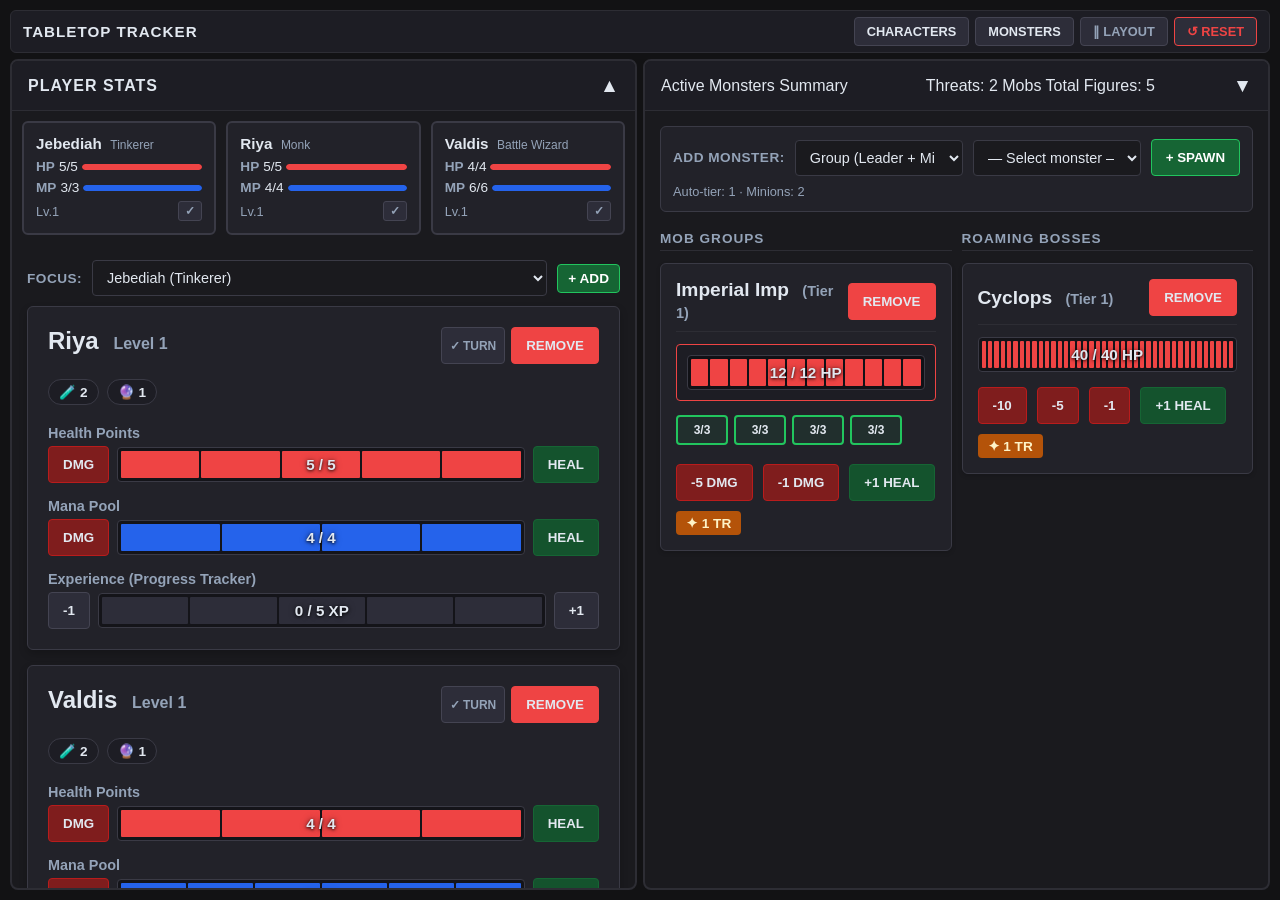
<file: index.html>
<!DOCTYPE html>
<html lang="en">
<head>
    <meta charset="UTF-8">
    <meta name="viewport" content="width=device-width, initial-scale=1.0">
    <title>Tabletop Data Tracker Engine</title>
    <link rel="stylesheet" href="./src/css/core.css">
    <link rel="stylesheet" href="./src/css/players.css">
    <link rel="stylesheet" href="./src/css/monsters.css">
    <link rel="manifest" href="./manifest.json">
</head>
<body>
    <div id="app" data-game-engine="massive-darkness-2">
        
        <!-- Top Navigation Bar (always pinned on top) -->
        <nav id="top-nav">
            <span class="nav-title">TABLETOP TRACKER</span>
            <div class="nav-actions">
                <button class="nav-btn" id="nav-characters">CHARACTERS</button>
                <button class="nav-btn" id="nav-monsters">MONSTERS</button>
                <button class="nav-btn nav-toggle" id="nav-layout" title="Toggle horizontal/vertical layout">‖ LAYOUT</button>
                <button class="nav-btn nav-reset" id="nav-reset" title="Reset to defaults">↺ RESET</button>
            </div>
        </nav>

        <!-- Frames container (gets layout direction class) -->
        <div id="frames-container" class="layout-horizontal">

        <!-- Player Frame -->
        <section id="player-frame" class="frame expanded">
            <div class="player-frame-header" data-toggle-frame="player-frame">
                <span class="frame-title">PLAYER STATS</span>
                <div class="hud-toggle-icon">▲</div>
            </div>

            <!-- Player grid cards - always visible even when collapsed -->
            <div id="player-cards-grid" class="player-cards-grid"></div>

            <!-- Collapsible content (character detail) -->
            <div class="frame-content">
                <!-- Character selector -->
                <div class="character-selector-row">
                    <label class="selector-label">FOCUS:</label>
                    <select id="character-selector" class="selector-select">
                        <option value="">— Select character —</option>
                    </select>
                    <button class="btn btn-add" id="btn-add-character" style="font-size:0.85rem;padding:6px 10px;">+ ADD</button>
                </div>

                <!-- Player detail cards container (for player2+) -->
                <div id="player-detail-cards"></div>

                <!-- Focused character detail -->
                <div class="focused-character-card" data-character-id="player1">
                    <div class="focused-header">
                        <h2><span class="char-name">Elias</span> <span class="level-indicator">Level <span class="char-lvl">2</span></span></h2>
                        <div class="focused-actions">
                            <button class="btn btn-step turn-done-btn" id="btn-turn-done" data-player-id="player1">✓ TURN</button>
                            <button class="btn alert-btn remove-player-trigger" data-player-id="player1">REMOVE</button>
                        </div>
                    </div>
                    <div class="potion-row">
                        <span class="potion-chip" id="hp-potion" data-potion="hp">🧪 <span class="potion-count">2</span></span>
                        <span class="potion-chip" id="mp-potion" data-potion="mp">🔮 <span class="potion-count">1</span></span>
                    </div>
                    
                    <div class="stat-slider-group">
                        <div class="vector-control hp-vector">
                            <label>Health Points</label>
                            <div class="slider-interaction">
                                <button class="btn btn-dmg" data-stat-type="hp" data-amount="-1">DMG</button>
                                <div class="bar-container"><span class="bar-text">10 / 12</span></div>
                                <button class="btn btn-heal" data-stat-type="hp" data-amount="1">HEAL</button>
                            </div>
                        </div>

                        <div class="vector-control mana-vector">
                            <label>Mana Pool</label>
                            <div class="slider-interaction">
                                <button class="btn btn-dmg" data-stat-type="mp" data-amount="-1">DMG</button>
                                <div class="bar-container"><span class="bar-text">4 / 6</span></div>
                                <button class="btn btn-heal" data-stat-type="mp" data-amount="1">HEAL</button>
                            </div>
                        </div>

                        <div class="vector-control xp-vector">
                            <label>Experience (Progress Tracker)</label>
                            <div class="slider-interaction">
                                <button class="btn btn-step" data-stat-type="xp" data-amount="-1">-1</button>
                                <div class="bar-container readonly"><span class="bar-text">24 / 50 XP</span></div>
                                <button class="btn btn-step" data-stat-type="xp" data-amount="1">+1</button>
                                <button class="btn btn-add level-up-btn" id="btn-level-up" style="display:none;">LEVEL UP</button>
                            </div>
                        </div>
                    </div>

                    <div class="dynamic-inventory-zone">
                        <div class="slot-placeholder">Class Skill Tree / Equipment Active</div>
                    </div>
                </div>
            </div>
        </section>

        <!-- Monster Frame -->
        <section id="monster-frame" class="frame expanded">
            <div class="resume-hud" data-toggle-frame="monster-frame">
                <span class="frame-title">Active Monsters Summary</span>
                <div class="hud-mini-stats">
                    <span>Threats: <span id="mob-count">0</span> Mobs</span>
                    <span class="stat-badge mob-count">Total Figures: <span id="figure-count">0</span></span>
                </div>
                <div class="hud-toggle-icon">▼</div>
            </div>

            <div class="frame-content scrollable" id="monster-cards-scroll">
                <div id="monster-selector-panel" class="monster-selector-panel">
                    <div class="selector-row">
                        <span class="selector-label">ADD MONSTER:</span>
                        <select id="selector-type" class="selector-select">
                            <option value="group">Group (Leader + Minions)</option>
                            <option value="roaming">Roaming Monster</option>
                        </select>
                        <select id="selector-monster" class="selector-select">
                            <option value="">— Select monster —</option>
                        </select>
                        <button class="btn btn-add" id="btn-add-monster">+ SPAWN</button>
                    </div>
                    <div class="selector-info">
                        <span>Auto-tier: <span id="auto-tier-display">1</span> · Minions: <span id="auto-minion-display">2</span></span>
                    </div>
                </div>
                <div id="monster-cards-container"></div>
            </div>
        </section>

        </div><!-- /frames-container -->

    </div>
    <script src="./src/js/ui-controller.js"></script>
    <script src="./src/js/monster-library.js"></script>
    <script src="./src/js/app.js"></script>
    <script>
    if ('serviceWorker' in navigator) {
        window.addEventListener('load', () => {
            navigator.serviceWorker.register('./sw.js')
                .then(registration => {
                    console.log('Service Worker registered! Scope:', registration.scope);
                })
                .catch(error => {
                    console.error('Service Worker registration failed:', error);
                });
        });
    }
    </script>
</body>
</html>
</file>
<file: src/css/core.css>
/* Core Layout Resets & Global Variables */
* {
    box-sizing: border-box;
    margin: 0;
    padding: 0;
}

:root {
    --taphous5e-dark-bg-0: #121214;
    --taphous5e-dark-bg-1: #1a1a1e;
    --taphous5e-dark-bg-2: #1d1d24;
    --taphous5e-dark-bg-3: #222229;
    --taphous5e-dark-bg-4: #24242b;
    --taphous5e-dark-border: #2d2d34;
    --taphous5e-dark-border-light: #3a3a45;
    --taphous5e-dark-text-primary: #e2e8f0;
    --taphous5e-dark-text-secondary: #94a3b8;
    --taphous5e-dark-highlight-red: #ef4444;
    --taphous5e-dark-highlight-blue: #2563eb;
    --taphous5e-dark-highlight-orange: #d97706;
    --taphous5e-dark-button-bg: #2d2d39;
    --taphous5e-dark-button-border: #444452;
    --taphous5e-dark-button-hover: #3e3e4f;
    --taphous5e-dark-damage-btn-bg: #7f1d1d;
    --taphous5e-dark-damage-btn-border: #b91c1c;
    --taphous5e-dark-damage-btn-hover: #991b1b;
    --taphous5e-dark-alert-color: #f59e0b;
}

body {
    background-color: var(--taphous5e-dark-bg-0);
    color: var(--taphous5e-dark-text-primary);
    font-family: 'Segoe UI', Tahoma, Geneva, Verdana, sans-serif;
    height: 100vh;
    overflow: hidden;
    display: flex;
    margin: 0;
}

/* App container: nav always on top, frames fill rest */
#app {
    display: flex;
    flex-direction: column;
    height: 100vh;
    width: 100vw;
    padding: 10px;
    gap: 6px;
}

/* Top Navigation Bar */
#top-nav {
    display: flex;
    justify-content: space-between;
    align-items: center;
    padding: 6px 12px;
    background-color: var(--taphous5e-dark-bg-2);
    border: 1px solid var(--taphous5e-dark-border);
    border-radius: 6px;
    user-select: none;
    gap: 10px;
    flex-shrink: 0;
}

.nav-title {
    font-weight: bold;
    font-size: 0.95rem;
    color: var(--taphous5e-dark-text-primary);
    letter-spacing: 1px;
    white-space: nowrap;
}

.nav-actions {
    display: flex;
    gap: 6px;
    flex-wrap: wrap;
    justify-content: flex-end;
}

.nav-btn {
    background-color: var(--taphous5e-dark-button-bg);
    color: var(--taphous5e-dark-text-primary);
    border: 1px solid var(--taphous5e-dark-button-border);
    padding: 6px 12px;
    font-size: 0.8rem;
    font-weight: bold;
    border-radius: 4px;
    cursor: pointer;
    white-space: nowrap;
    transition: background-color 0.2s;
}
.nav-btn:hover {
    background-color: var(--taphous5e-dark-button-hover);
}

.nav-toggle {
    color: var(--taphous5e-dark-text-secondary);
}
.nav-toggle:hover {
    color: var(--taphous5e-dark-text-primary);
}

.nav-reset {
    color: var(--taphous5e-dark-highlight-red);
    border-color: var(--taphous5e-dark-highlight-red);
}
.nav-add {
    color: #22c55e;
    border-color: #22c55e;
}
.nav-add:hover {
    background-color: #166534;
    color: #fff;
}

.nav-reset:hover {
    background-color: var(--taphous5e-dark-damage-btn-bg);
}

/* Quick spawn panel */
.quick-spawn-panel {
    background-color: var(--taphous5e-dark-bg-3);
    border: 1px solid var(--taphous5e-dark-border-light);
    border-radius: 6px;
    padding: 10px;
    flex-shrink: 0;
}

/* Frames container — gets layout class */
#frames-container {
    display: flex;
    gap: 6px;
    flex: 1;
    min-height: 0;
}

#frames-container.layout-vertical {
    flex-direction: column;
}
#frames-container.layout-horizontal {
    flex-direction: row;
}

/* Frame - AND behavior (each frame toggles independently) */
.frame {
    display: flex;
    flex-direction: column;
    background-color: var(--taphous5e-dark-bg-1);
    border: 2px solid var(--taphous5e-dark-border);
    border-radius: 8px;
    overflow: hidden;
    transition: flex 0.3s ease;
}

#frames-container.layout-vertical .frame.expanded {
    flex: 1;
    min-height: 100px;
}
#frames-container.layout-horizontal .frame.expanded {
    flex: 1;
    min-width: 200px;
}

.frame.expanded .frame-content {
    display: grid;
    opacity: 1;
    pointer-events: auto;
}

.frame.collapsed {
    flex: 0 0 auto;
}
#frames-container.layout-horizontal .frame.collapsed {
    flex: 0 0 auto;
    min-width: 50px;
}

.frame.collapsed .frame-content {
    display: none;
    opacity: 0;
    pointer-events: none;
}

.frame.collapsed .resume-hud,
.frame.collapsed .player-frame-header {
    background-color: var(--taphous5e-dark-bg-4);
}

.resume-hud {
    display: flex;
    justify-content: space-between;
    align-items: center;
    padding: 12px 16px;
    height: 50px;
    background-color: var(--taphous5e-dark-bg-2);
    border-bottom: 1px solid var(--taphous5e-dark-border);
    user-select: none;
}

.resume-hud .hud-toggle-icon,
.player-frame-header .hud-toggle-icon {
    font-size: 1.2rem;
    font-weight: bold;
    color: var(--taphous5e-dark-text-primary);
}

/* LEVEL UP button */
.level-up-btn {
    display: none;
    background-color: #166534;
    border-color: #22c55e;
    color: #fff;
    margin-left: auto;
}
.level-up-btn:hover {
    background-color: #15803d;
}

/* Base Button Styling */
.btn {
    background-color: var(--taphous5e-dark-button-bg);
    color: var(--taphous5e-dark-text-primary);
    border: 1px solid var(--taphous5e-dark-button-border);
    padding: 10px 14px;
    font-weight: bold;
    border-radius: 4px;
    cursor: pointer;
    white-space: nowrap;
}

.btn:hover {
    background-color: var(--taphous5e-dark-button-hover);
}

.btn:active {
    transform: translateY(1px);
}

.btn.alert-btn {
    background-color: var(--taphous5e-dark-highlight-red);
    border-color: var(--taphous5e-dark-highlight-red);
}

/* Progress Bar Components */
.bar-container {
    flex-grow: 1;
    background-color: #0f0f12;
    height: 35px;
    border-radius: 4px;
    overflow: hidden;
    position: relative;
    border: 1px solid var(--taphous5e-dark-border-light);
    display: flex;
    align-items: center;
    justify-content: center;
}

.bar-fill {
    height: 100%;
    width: 0%;
    display: flex;
    align-items: center;
    justify-content: center;
    font-weight: bold;
    font-size: 0.95rem;
    background-color: #5a5a5a;
    position: absolute;
    left: 0;
    top: 0;
    color: var(--taphous5e-dark-text-primary);
}

.bar-container.readonly .bar-fill {
    cursor: default;
}

.bar-text {
    position: absolute;
    z-index: 2;
    left: 0;
    top: 0;
    width: 100%;
    height: 100%;
    display: flex;
    align-items: center;
    justify-content: center;
    font-weight: bold;
    font-size: 0.95rem;
    color: var(--taphous5e-dark-text-primary);
    text-shadow: 0 1px 3px rgba(0, 0, 0, 0.8), 0 0 6px rgba(0, 0, 0, 0.5);
    pointer-events: none;
}

/* Game Engine Theming Hooks */
[data-game-engine="massive-darkness-2"] .hp-vector .bar-fill { background-color: var(--taphous5e-dark-highlight-red); }
[data-game-engine="massive-darkness-2"] .mana-vector .bar-fill { background-color: var(--taphous5e-dark-highlight-blue); }
[data-game-engine="massive-darkness-2"] .xp-vector .bar-fill { background-color: var(--taphous5e-dark-highlight-orange); }
[data-game-engine="massive-darkness-2"] .stat-badge.hp { background-color: var(--taphous5e-dark-damage-btn-bg); }
[data-game-engine="massive-darkness-2"] .stat-badge.mana { background-color: #1e3a8a; }

[data-game-engine="zombicide-2"] .mana-vector { display: none !important; }
[data-game-engine="zombicide-2"] .xp-vector .bar-fill { background-color: #dc2626; }

[data-game-engine="marvel-zombies"] .mana-vector label::before { content: "Hunger Level"; }

/* Segmented Bar Styling */
.bar-container.segmented {
    display: flex;
    flex-wrap: nowrap;
    gap: 2px;
    padding: 3px;
    background-color: rgba(0, 0, 0, 0.4);
    height: 35px;
    border: 1px solid var(--taphous5e-dark-border-light);
    justify-content: flex-start;
    align-items: stretch;
    overflow: hidden;
}

.segment {
    flex: 1 1 0;
    border-radius: 1px;
    background-color: #2d2d39;
}

.hp-vector .segment.filled,
.entity-health-block.encounter-bar .segment.filled { background-color: var(--taphous5e-dark-highlight-red); }
.mana-vector .segment.filled { background-color: var(--taphous5e-dark-highlight-blue); }
.xp-vector .segment.filled { background-color: var(--taphous5e-dark-highlight-orange); }
</file>
<file: src/css/players.css>
/* Player Frame Specific Styles */
#player-frame.frame {
    display: flex;
    flex-direction: column;
    min-height: 0;
}
#player-frame.frame.expanded .frame-content {
    display: block;
    flex: 1;
    min-height: 0;
    padding: 15px;
    overflow-y: auto;
}

/* Player Frame Header */
.player-frame-header {
    display: flex;
    justify-content: space-between;
    align-items: center;
    padding: 12px 16px;
    height: 50px;
    background-color: var(--taphous5e-dark-bg-2);
    border-bottom: 1px solid var(--taphous5e-dark-border);
    user-select: none;
    cursor: pointer;
}
.player-frame-header .frame-title {
    color: var(--taphous5e-dark-text-primary);
    font-weight: bold;
    font-size: 1rem;
    letter-spacing: 1px;
}
.player-frame-header .hud-toggle-icon {
    font-size: 1.2rem;
    font-weight: bold;
    color: var(--taphous5e-dark-text-primary);
}

/* Player mini-cards grid - always visible */
.player-cards-grid {
    display: grid;
    grid-template-columns: repeat(auto-fit, minmax(180px, 1fr));
    gap: 10px;
    padding: 10px;
}

/* Mini turn button */
.mini-turn-btn {
    background-color: var(--taphous5e-dark-button-bg);
    color: var(--taphous5e-dark-text-secondary);
    border: 1px solid var(--taphous5e-dark-button-border);
    padding: 2px 6px;
    font-size: 0.75rem;
    font-weight: bold;
    border-radius: 3px;
    cursor: pointer;
    margin-left: auto;
}
.mini-turn-btn:hover {
    background-color: var(--taphous5e-dark-button-hover);
}
.mini-turn-btn.toggled {
    background-color: #166534;
    border-color: #22c55e;
    color: #fff;
}

.player-mini-card {
    background-color: var(--taphous5e-dark-bg-3);
    border: 2px solid var(--taphous5e-dark-border-light);
    border-radius: 6px;
    padding: 12px;
    display: flex;
    flex-direction: column;
    gap: 6px;
    min-height: 100px;
}

.player-mini-card .mini-name {
    font-weight: bold;
    font-size: 0.95rem;
    color: var(--taphous5e-dark-text-primary);
}
.player-mini-card .mini-class {
    font-size: 0.75rem;
    color: var(--taphous5e-dark-text-secondary);
    margin-left: 4px;
}

.player-mini-card .mini-stat-row {
    display: flex;
    justify-content: space-between;
    align-items: center;
    font-size: 0.85rem;
    gap: 4px;
}

.player-mini-card .mini-stat-row .mini-label {
    color: var(--taphous5e-dark-text-secondary);
    font-weight: bold;
}
.player-mini-card .mini-stat-row .mini-value {
    color: var(--taphous5e-dark-text-primary);
}

.player-mini-card .mini-stat-row .mini-bar-bg {
    flex: 1;
    height: 6px;
    background-color: #0f0f12;
    border-radius: 3px;
    overflow: hidden;
    min-width: 30px;
}
.player-mini-card .mini-stat-row .mini-bar-fill {
    height: 100%;
    border-radius: 3px;
    transition: width 0.2s;
}
.player-mini-card .mini-bar-hp .mini-bar-fill { background-color: var(--taphous5e-dark-highlight-red); }
.player-mini-card .mini-bar-mp .mini-bar-fill { background-color: var(--taphous5e-dark-highlight-blue); }

.player-mini-card .mini-level {
    font-size: 0.8rem;
    color: var(--taphous5e-dark-text-secondary);
}
.player-mini-card .mini-alert {
    color: var(--taphous5e-dark-highlight-red);
    font-weight: bold;
    font-size: 0.8rem;
}
.player-mini-card .mini-levelup {
    color: var(--taphous5e-dark-highlight-orange);
    font-weight: bold;
    font-size: 0.8rem;
}
.player-mini-card .mini-treasure {
    color: #fbbf24;
    font-weight: bold;
    font-size: 0.8rem;
}

/* Player detail cards container */
#player-detail-cards {
    display: flex;
    flex-direction: column;
    gap: 15px;
    margin-top: 10px;
}
.detail-card {
    border: 1px solid var(--taphous5e-dark-border-light);
    background-color: var(--taphous5e-dark-bg-3);
}
.detail-card .potion-chip {
    cursor: pointer;
}
.detail-card .potion-chip:hover {
    background-color: var(--taphous5e-dark-bg-4);
}

/* Character selector at top of lower section */
.character-selector-row {
    display: flex;
    align-items: center;
    gap: 10px;
    margin-bottom: 5px;
}
.character-selector-row .selector-select {
    background-color: var(--taphous5e-dark-bg-1);
    color: var(--taphous5e-dark-text-primary);
    border: 1px solid var(--taphous5e-dark-border-light);
    padding: 8px 10px;
    border-radius: 4px;
    font-size: 0.9rem;
    cursor: pointer;
    flex: 1;
    min-width: 150px;
}
.character-selector-row .selector-select:focus {
    outline: none;
    border-color: var(--taphous5e-dark-highlight-blue);
}

/* Focused character card */
.focused-character-card {
    background-color: var(--taphous5e-dark-bg-3);
    border-radius: 6px;
    padding: 20px;
    display: flex;
    flex-direction: column;
    gap: 15px;
    box-shadow: 0 4px 8px rgba(0, 0, 0, 0.2);
}

.focused-header {
    display: flex;
    justify-content: space-between;
    align-items: flex-start;
}
.focused-header h2 {
    color: var(--taphous5e-dark-text-primary);
    margin-bottom: 5px;
}
.focused-actions {
    display: flex;
    gap: 6px;
    flex-shrink: 0;
}
.turn-done-btn {
    font-size: 0.75rem;
    padding: 4px 8px;
    background-color: var(--taphous5e-dark-button-bg);
    border-color: var(--taphous5e-dark-button-border);
    color: var(--taphous5e-dark-text-secondary);
    border-radius: 4px;
}
.turn-done-btn.toggled {
    background-color: #166534;
    border-color: #22c55e;
    color: #fff;
}

/* Potion chips */
.potion-row {
    display: flex;
    gap: 8px;
    margin-bottom: 5px;
}
.potion-chip {
    display: inline-flex;
    align-items: center;
    gap: 4px;
    background-color: var(--taphous5e-dark-bg-2);
    border: 1px solid var(--taphous5e-dark-border-light);
    padding: 4px 10px;
    border-radius: 20px;
    font-size: 0.85rem;
    cursor: pointer;
    user-select: none;
}
.potion-chip:hover {
    background-color: var(--taphous5e-dark-bg-4);
}
.potion-chip .potion-count {
    font-weight: bold;
    color: var(--taphous5e-dark-text-primary);
}

.level-indicator {
    font-size: 1rem;
    color: var(--taphous5e-dark-text-secondary);
    margin-left: 8px;
}

.stat-slider-group {
    display: flex;
    flex-direction: column;
    gap: 15px;
}

.vector-control {
    display: flex;
    flex-direction: column;
    gap: 5px;
}

.vector-control label {
    font-weight: bold;
    color: var(--taphous5e-dark-text-secondary);
    font-size: 0.9rem;
}

.slider-interaction {
    display: flex;
    align-items: center;
    gap: 8px;
}

.dynamic-inventory-zone {
    flex-grow: 1;
    background-color: var(--taphous5e-dark-bg-1);
    border: 1px dashed var(--taphous5e-dark-border);
    border-radius: 4px;
    display: flex;
    align-items: center;
    justify-content: center;
    color: var(--taphous5e-dark-text-secondary);
    font-style: italic;
    min-height: 80px;
}

/* Reuse btn-dmg for player DMG buttons, btn-heal for HEAL */
.player-mini-card .btn-dmg,
.player-mini-card .btn-heal {
    padding: 2px 6px;
    font-size: 0.75rem;
}

/* Responsive */
@media (max-width: 768px) {
    .player-cards-grid {
        grid-template-columns: repeat(auto-fit, minmax(140px, 1fr));
    }
}
</file>
<file: src/css/monsters.css>
/* Monster Frame Specific Styles */
#monster-frame.frame {
    display: flex;
    flex-direction: column;
    min-height: 0;
}
#monster-frame.frame.expanded .frame-content {
    display: block;
    flex: 1;
    min-height: 0;
    padding: 15px;
    overflow-y: auto;
}

/* --- Selector Panel --- */
.monster-selector-panel {
    background-color: var(--taphous5e-dark-bg-3);
    border: 1px solid var(--taphous5e-dark-border-light);
    border-radius: 6px;
    padding: 12px;
    display: flex;
    flex-direction: column;
    gap: 8px;
}

.selector-row {
    display: flex;
    align-items: center;
    gap: 10px;
    flex-wrap: wrap;
}

.selector-label {
    font-weight: bold;
    color: var(--taphous5e-dark-text-secondary);
    font-size: 0.85rem;
    text-transform: uppercase;
    letter-spacing: 0.5px;
}

.selector-select {
    background-color: var(--taphous5e-dark-bg-1);
    color: var(--taphous5e-dark-text-primary);
    border: 1px solid var(--taphous5e-dark-border-light);
    padding: 8px 10px;
    border-radius: 4px;
    font-size: 0.9rem;
    cursor: pointer;
    flex: 1;
    min-width: 150px;
}

.selector-select:focus {
    outline: none;
    border-color: var(--taphous5e-dark-highlight-blue);
}

.btn-add {
    background-color: #166534;
    border-color: #22c55e;
    color: #fff;
}
.btn-add:hover {
    background-color: #15803d;
}

.selector-info {
    color: var(--taphous5e-dark-text-secondary);
    font-size: 0.8rem;
    display: flex;
    gap: 10px;
}

/* Monster cards container: mobs left, roaming right */
#monster-cards-container {
    display: grid;
    grid-template-columns: 1fr 1fr;
    gap: 10px;
    margin-top: 15px;
}

.monster-column {
    display: flex;
    flex-direction: column;
    gap: 8px;
}
.monster-column-header {
    color: var(--taphous5e-dark-text-secondary);
    font-size: 0.85rem;
    font-weight: bold;
    text-transform: uppercase;
    letter-spacing: 1px;
    padding: 4px 0;
    border-bottom: 1px solid var(--taphous5e-dark-border);
    margin-bottom: 4px;
}

/* Compact fig blocks */
.fig-compact-row {
    display: flex;
    gap: 6px;
    padding: 4px 0;
    flex-wrap: wrap;
}
.fig-compact-block {
    background-color: var(--taphous5e-dark-bg-2);
    border: 2px solid var(--taphous5e-dark-border-light);
    border-radius: 4px;
    padding: 6px 4px;
    min-width: 48px;
    width: 52px;
    display: flex;
    flex-direction: column;
    align-items: center;
    gap: 3px;
}
.fig-compact-block .fig-hp-text {
    font-size: 0.75rem;
    font-weight: bold;
    color: var(--taphous5e-dark-text-primary);
}
.fig-compact-block .fig-inner-bar {
    display: flex;
    gap: 1px;
    width: 100%;
    height: 8px;
}
.fig-inner-segment {
    flex: 1;
    border-radius: 1px;
    background-color: #2d2d39;
}
.fig-inner-segment.filled {
    background-color: var(--taphous5e-dark-highlight-red);
}

/* Alive state */
.fig-compact-block.alive {
    border-color: #22c55e;
    background-color: rgba(34, 197, 94, 0.08);
}
.fig-compact-block.alive .fig-inner-segment.filled {
    background-color: #22c55e;
}

/* Partial state */
.fig-compact-block.partial {
    border-color: var(--taphous5e-dark-highlight-orange);
    background-color: rgba(217, 119, 6, 0.08);
}
.fig-compact-block.partial .fig-inner-segment.filled {
    background-color: var(--taphous5e-dark-highlight-orange);
}

/* Dead state */
.fig-compact-block.dead {
    opacity: 0.35;
    border-color: #333;
    background-color: var(--taphous5e-dark-bg-0);
}
.fig-compact-block.dead .fig-hp-text {
    color: var(--taphous5e-dark-highlight-red);
}

/* --- Monster Card --- */
.monster-card {
    background-color: var(--taphous5e-dark-bg-3);
    border: 1px solid var(--taphous5e-dark-border-light);
    border-radius: 6px;
    padding: 15px;
    box-shadow: 0 2px 4px rgba(0, 0, 0, 0.15);
}

.monster-header {
    display: flex;
    justify-content: space-between;
    align-items: center;
    margin-bottom: 12px;
    border-bottom: 1px solid var(--taphous5e-dark-border);
    padding-bottom: 8px;
}

.monster-header h4 {
    color: var(--taphous5e-dark-text-primary);
    font-size: 1.2rem;
}

.monster-header .sub-text {
    font-size: 0.9rem;
    color: var(--taphous5e-dark-text-secondary);
    margin-left: 8px;
}

/* Treasure badge */
.treasure-badge {
    background-color: #b45309;
    color: #fef3c7;
    padding: 4px 10px;
    border-radius: 4px;
    font-size: 0.85rem;
    font-weight: bold;
    white-space: nowrap;
}

.mob-health-breakdown {
    display: flex;
    flex-direction: column;
    gap: 10px;
    margin-bottom: 12px;
}

.minions-grid {
    display: grid;
    grid-template-columns: repeat(auto-fit, minmax(120px, 1fr));
    gap: 10px;
    margin-top: 6px;
}

.entity-health-block {
    background-color: var(--taphous5e-dark-bg-1);
    border: 1px solid var(--taphous5e-dark-border);
    padding: 8px;
    border-radius: 4px;
    text-align: center;
    color: var(--taphous5e-dark-text-primary);
    font-size: 0.9rem;
}

.entity-health-block.encounter-bar {
    background-color: var(--taphous5e-dark-bg-2);
    border-color: var(--taphous5e-dark-highlight-red);
    padding: 10px;
}

.entity-health-block .label {
    font-weight: bold;
    display: block;
    margin-bottom: 4px;
    font-size: 0.85rem;
    text-transform: uppercase;
    letter-spacing: 0.5px;
}

.mini-health-dot {
    font-weight: bold;
    font-size: 1.1rem;
    display: block;
    padding: 4px 0;
}



/* Monster Controls */
.monster-controls {
    display: flex;
    align-items: center;
    gap: 10px;
    margin-top: 15px;
    flex-wrap: wrap;
}

.btn-dmg, .btn-dmg-macro {
    background-color: var(--taphous5e-dark-damage-btn-bg);
    border-color: var(--taphous5e-dark-damage-btn-border);
}

.btn-dmg:hover, .btn-dmg-macro:hover {
    background-color: var(--taphous5e-dark-damage-btn-hover);
}

.btn-heal {
    background-color: #14532d;
    border-color: #166534;
}
.btn-heal:hover {
    background-color: #166534;
}

.monster-card.boss-type .vector-control {
    margin-top: 10px;
}

@media (max-width: 480px) {
    .monster-header {
        flex-direction: column;
        align-items: flex-start;
        gap: 5px;
    }
    .monster-controls {
        justify-content: center;
    }
    #monster-cards-container {
        grid-template-columns: 1fr;
    }
    .selector-row {
        flex-direction: column;
        align-items: stretch;
    }
}
</file>
